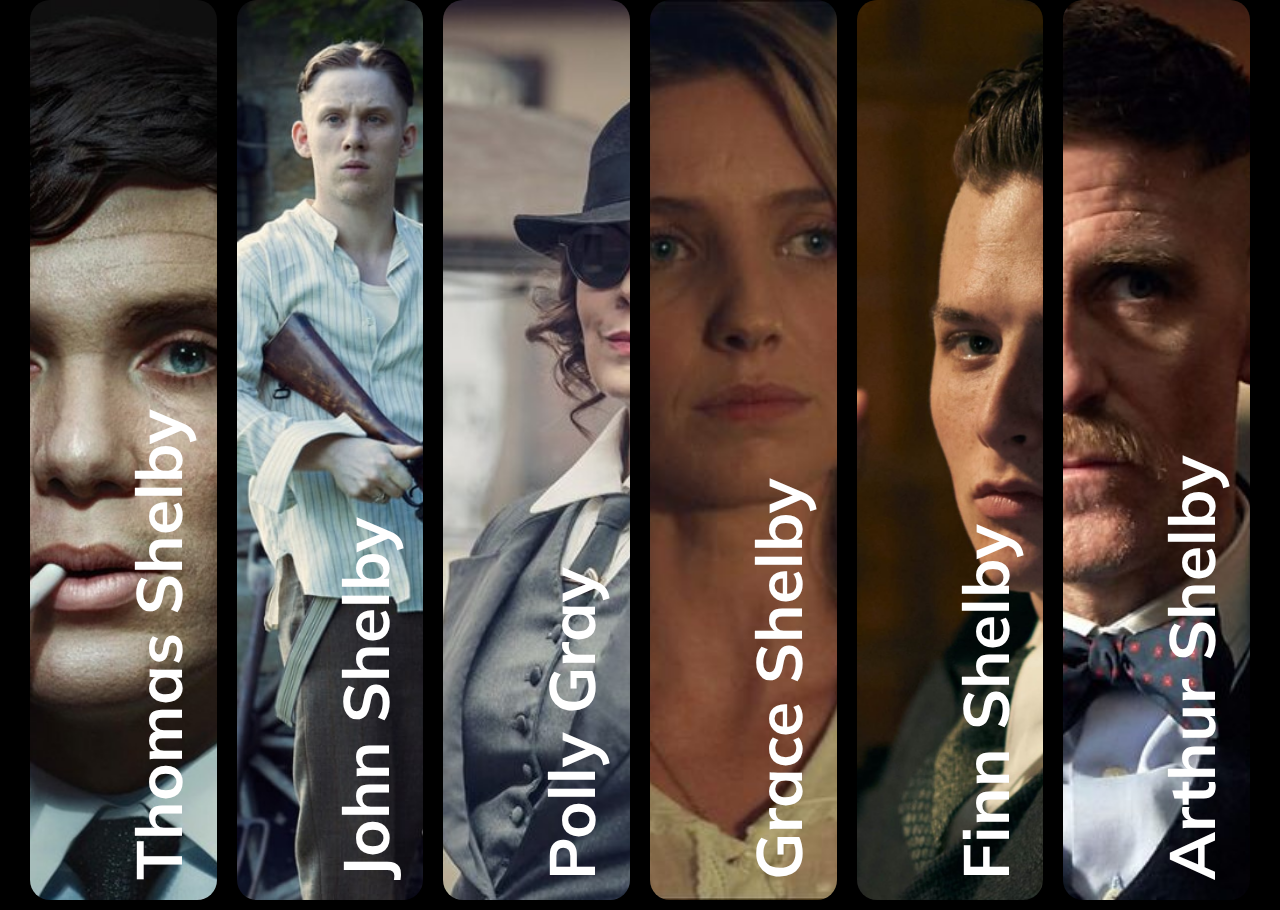
<file: progect-1/index.html>
<!DOCTYPE html>
<html lang="en">
<head>
  <meta charset="UTF-8" />
  <meta name="viewport" content="width=device-width, initial-scale=1.0" />
  <link rel="stylesheet" href="styles.css" />
  <title>Карточки | Проект 1</title>
</head>
<body>
<div class="container active">
  <div
      class="slide"
      style="background-image: url('./img/shelby.png');"
  >
    <h3>Thomas Shelby</h3>
  </div>
  <div
      class="slide"
      style="background-image: url('./img/ron.jpg');"
  >
    <h3>John Shelby</h3>
  </div>
  <div
      class="slide"
      style="background-image: url('./img/polly.jpeg');"
  >
    <h3>Polly Gray</h3>
  </div>
  <div
      class="slide"
      style="background-image: url('./img/Grace.jpg');"
  >
    <h3>Grace Shelby</h3>
  </div>
  <div
      class="slide"
      style="background-image: url('./img/Finn.jpg');"
  >
    <h3>Finn Shelby</h3>
  </div>
  <div
          class="slide"
          style="background-image: url('./img/artur.jpg');"
  >
    <h3>Arthur Shelby</h3>
  </div>


  <script src="app.js"></script>
</div>
</body>
</html>
</file>
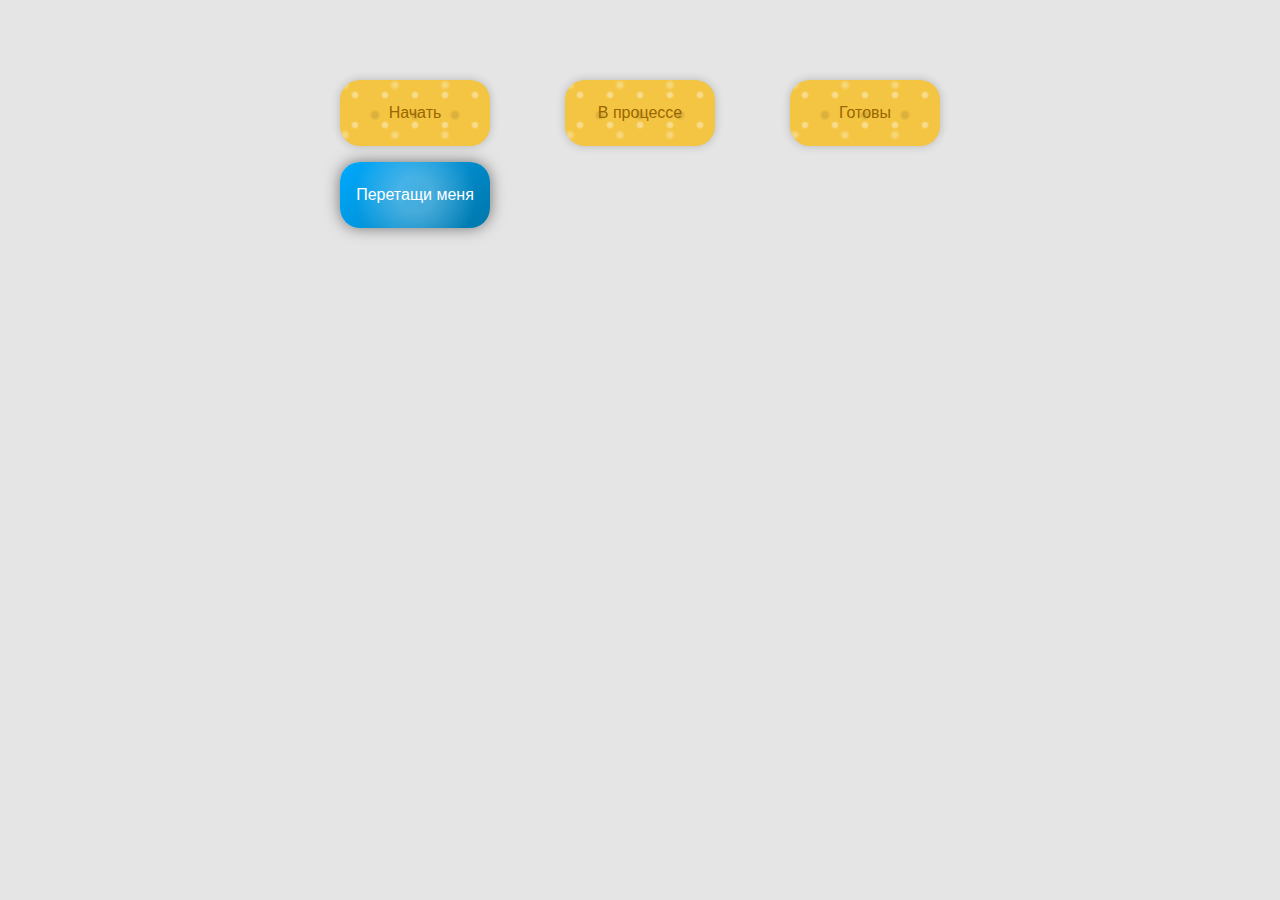
<file: project-2/index.html>
<!DOCTYPE html>
<html lang="en">
  <head>
    <meta charset="UTF-8" />
    <meta name="viewport" content="width=device-width, initial-scale=1.0" />
    <link rel="stylesheet" href="styles.css" />
    <title>Drag & Drop | Проект 2</title>
  </head>
  <body>
    <div>
      <div class="row">
        <div class="col-header">Начать</div>
        <div class="col-header">В процессе</div>
        <div class="col-header">Готовы</div>
      </div>
      <div class="row">
        <div class="placeholder">

<!--     draggable="true" дает понять браузеру, что этот элемент может быть перетаскиваемый   -->
          <div class="item" draggable="true">Перетащи меня</div>
        </div>
        <div class="placeholder"></div>
        <div class="placeholder"></div>
      </div>
    </div>
  <script src="app.js"></script>
  </body>
</html>
</file>
<file: progect-1/styles.css>
@import url('https://fonts.googleapis.com/css?family=Muli&display=swap');

* {
  box-sizing: border-box;
}

body {
  font-family: 'Muli', sans-serif;
  overflow: hidden;
  margin: 0;
  background-color: black;
  height: 100vh;
  display: flex;
  justify-content: center;
  align-items: center;
}

.container {
  width: 100%;
  display: flex;
  padding: 0 20px;
  overflow-x: auto; /* Разрешаем прокрутку по горизонтали */
  scroll-snap-type: x mandatory; /* Для плавной прокрутки */
}

.slide {
  display: flex;
  align-items: flex-end;
  justify-content: center;
  height: 100vh;
  border-radius: 20px;
  margin: 10px;
  cursor: pointer;
  color: #fff;
  flex: 1;
  background-size: cover;
  background-position: center;
  background-repeat: no-repeat;
  position: relative;
  transition: all 500ms ease-in-out;
  scroll-snap-align: center; /* Центрируем слайд при прокрутке */
}

.slide h3 {
  font-size: 5vw; /* Делаем шрифт отзывчивым */
  transform: rotate(-90deg);
  transition: opacity 0.8s ease-in;
  position: absolute;
  transform-origin: bottom left;
  margin: 0;
  bottom: 20px;
  left: 90%;
  white-space: nowrap;
}

.slide.active {
  flex: 10;
}

.slide.active h3 {
  opacity: 1;
  transform: rotate(0deg);
  font-size: 6vw; /* Делаем шрифт отзывчивым */
  bottom: 20px;
  left: 20px;
  transition: opacity 0.5s ease-in 0.4s, transform 1s;
}

@media (max-width: 768px) {
  .slide h3 {
    font-size: 10vw; /* Увеличиваем размер текста на маленьких экранах */
  }
}

@media (max-width: 480px) {
  .slide {
    height: 70vh; /* Уменьшаем высоту слайда для мобильных устройств */
  }

  .slide h3 {
    font-size: 12vw; /* Еще больше увеличиваем размер текста на маленьких экранах */
  }
}
</file>
<file: project-2/styles.css>
@import url("https://fonts.googleapis.com/css?family=Roboto&display=swap");

* {
  box-sizing: border-box;
}

body {
  font-family: "Roboto", sans-serif;
  background-color: #e5e5e5;
  display: flex;
  padding-top: 5rem;
  justify-content: center;
  overflow: hidden;
  margin: 0;
}

.row {
  display: flex;
  width: 600px;
  justify-content: space-between;
  margin-bottom: 1rem;
}

.col-header {
  width: 150px;
  box-shadow: 4px 4px 9px rgba(198, 198, 198, 0.36);
  border-radius: 20px;
  padding: 0.8rem 1rem;
  color: #fff;
}

.item {
  width: 150px;
  height: 66px;
  border-radius: 20px;
  background: linear-gradient(135deg, #00aaff, #0077aa);
  padding: 0.8rem 1rem;
  text-align: center;
  overflow: hidden;
  position: relative;
  color: white;
  font-family: Arial, sans-serif;
  font-size: 1rem;
  line-height: 1rem;
  display: flex;
  align-items: center;
  justify-content: center;
  box-shadow: 0 0 15px rgba(0, 0, 0, 0.5);
  cursor: grabbing;
}

.item:active {
  cursor: grabbing;
}

.placeholder {
  width: 150px;
  height: 66px;
  border-radius: 20px;
}

.col-header {
  width: 150px;
  height: 66px;
  border-radius: 20px;
  background: #f4c542; /* Основной цвет песка */
  padding: 0.8rem 1rem;
  text-align: center;
  cursor: grab;
  overflow: hidden;
  position: relative;
  color: #996600;
  font-family: Arial, sans-serif;
  font-size: 1rem;
  display: flex;
  align-items: center;
  justify-content: center;
  box-shadow: 0 0 10px rgba(0, 0, 0, 0.2);

  /* Добавляем текстуру песка */
  background-image: radial-gradient(circle, rgba(255, 255, 255, 0.4) 10%, transparent 20%),
  radial-gradient(circle, rgba(0, 0, 0, 0.1) 10%, transparent 20%),
  radial-gradient(circle, rgba(255, 255, 255, 0.3) 5%, transparent 15%);
  background-size: 30px 30px, 40px 40px, 50px 50px;
  background-position: 0 0, 15px 15px, 30px 30px;
}


.item:active {
  cursor: grabbing;
}

.hold {
  font-size: 1rem;
  cursor: grabbing;
  color: #ffffff;
}

.hide {
  display: none;
}

.hovered {
  border-top: 2px solid #8ed7ed;
  cursor: grabbing;
}

/* Создание водяного эффекта для бордера */
.item::before,
.item::after {
  content: '';
  position: absolute;
  top: -10px;
  left: -10px;
  right: -10px;
  bottom: -10px;
  border-radius: 30px;
  border: 5px solid rgba(255, 255, 255, 0.5);
  background: radial-gradient(circle, rgba(255, 255, 255, 0.2) 20%, transparent 70%);
  animation: wave 5s infinite linear;
  opacity: 0.75;
  z-index: 1;
}

.item::after {
  animation-delay: 2.5s;
}

@keyframes wave {
  0% {
    transform: translate(-50%, -50%) rotate(0deg);
  }
  100% {
    transform: translate(-50%, -50%) rotate(360deg);
  }
}

.item p {
  position: relative;
  z-index: 10;
}
</file>
